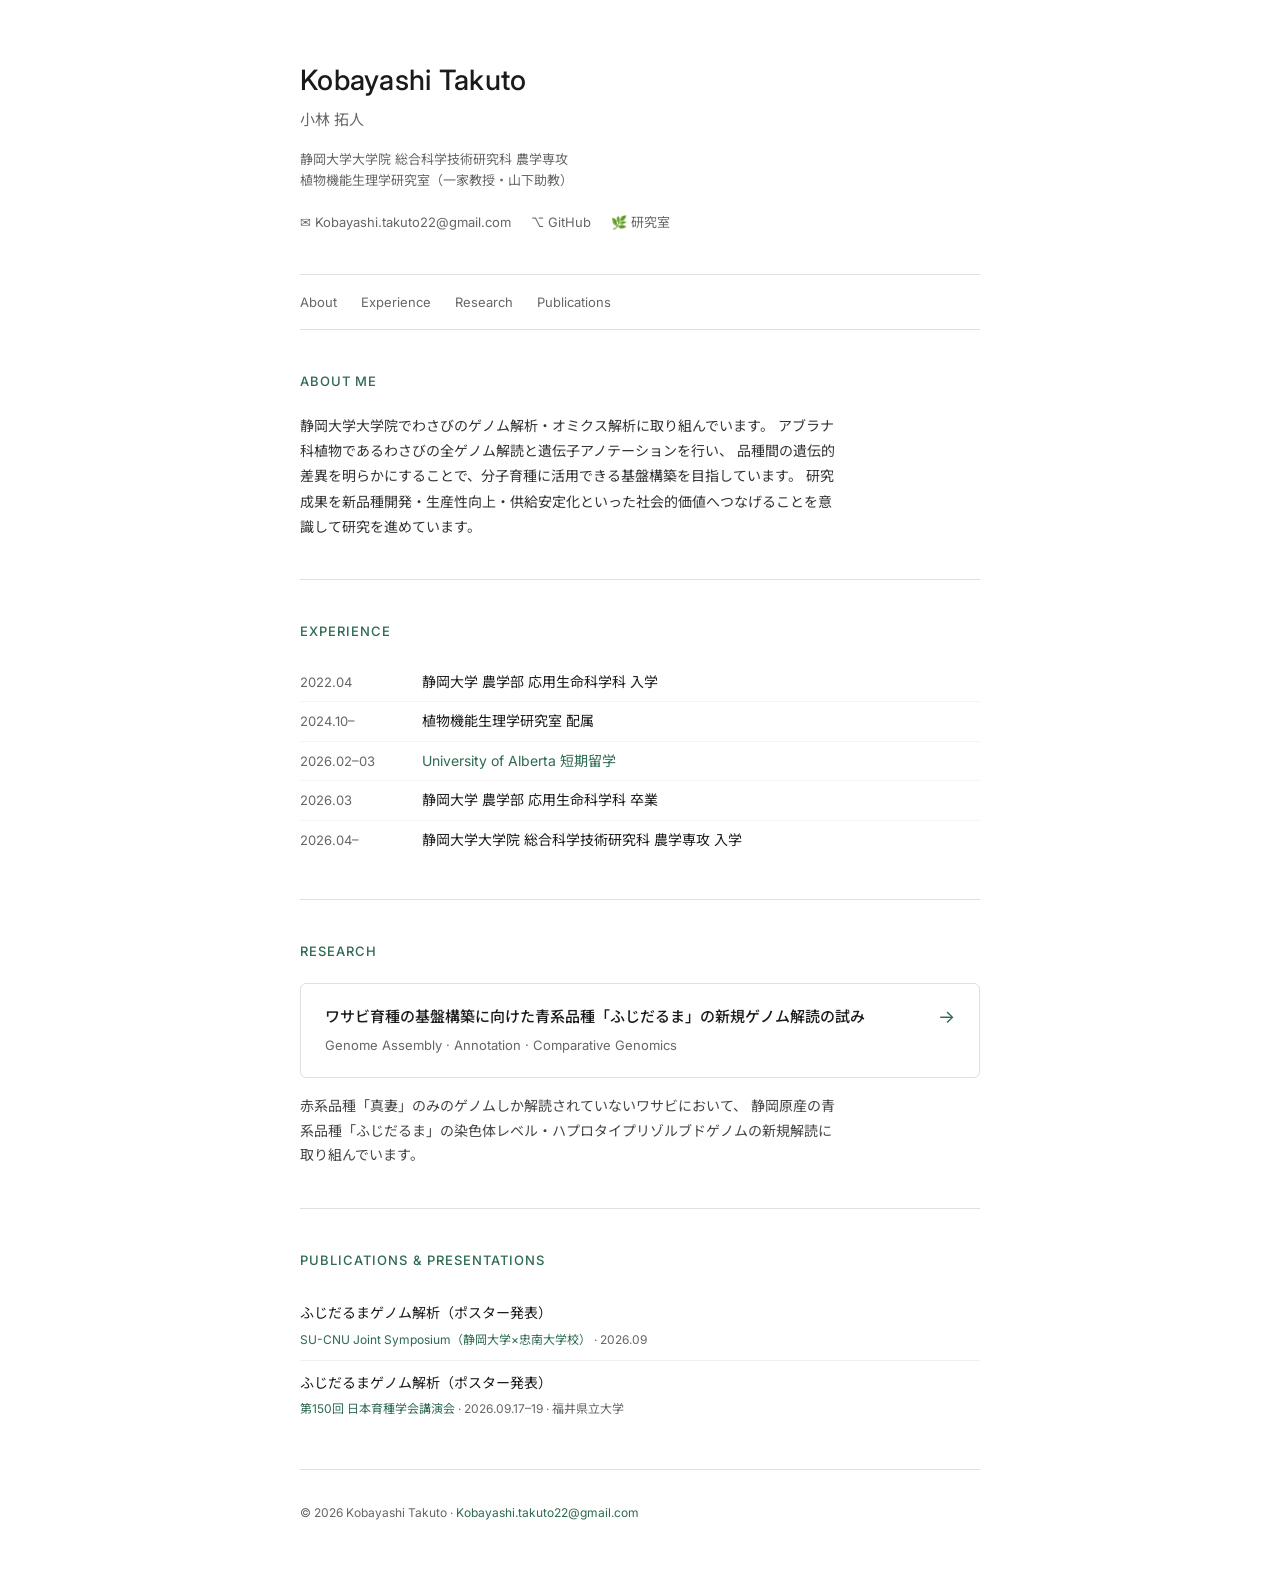
<file: index.html>
<!DOCTYPE html>
<html lang="ja">
<head>
  <meta charset="UTF-8">
  <meta name="viewport" content="width=device-width, initial-scale=1.0">
  <title>Kobayashi Takuto</title>
  <link rel="preconnect" href="https://fonts.googleapis.com">
  <link href="https://fonts.googleapis.com/css2?family=Inter:wght@300;400;500&family=Noto+Sans+JP:wght@300;400;500&display=swap" rel="stylesheet">
  <link rel="stylesheet" href="style.css">
</head>
<body>
<div class="wrap">

  <header>
    <div class="name-en">Kobayashi Takuto</div>
    <div class="name-ja">小林 拓人</div>
    <div class="affil">
      静岡大学大学院 総合科学技術研究科 農学専攻<br>
      植物機能生理学研究室（一家教授・山下助教）
    </div>
    <div class="links">
      <a href="mailto:Kobayashi.takuto22@gmail.com">✉ Kobayashi.takuto22@gmail.com</a>
      <a href="https://github.com/Tk1ey" target="_blank">⌥ GitHub</a>
      <a href="https://wwp.shizuoka.ac.jp/plantfuncphys/member/staff/" target="_blank">🌿 研究室</a>
    </div>
  </header>

  <nav>
    <a href="#about">About</a>
    <a href="#experience">Experience</a>
    <a href="#research">Research</a>
    <a href="#publications">Publications</a>
  </nav>

  <section id="about">
    <h2>About Me</h2>
    <p style="font-size:14px; color:#333; max-width:60ch; line-height:1.8;">
      静岡大学大学院でわさびのゲノム解析・オミクス解析に取り組んでいます。
      アブラナ科植物であるわさびの全ゲノム解読と遺伝子アノテーションを行い、
      品種間の遺伝的差異を明らかにすることで、分子育種に活用できる基盤構築を目指しています。
      研究成果を新品種開発・生産性向上・供給安定化といった社会的価値へつなげることを意識して研究を進めています。
    </p>
  </section>

  <section id="experience">
    <h2>Experience</h2>
    <ul class="timeline">
      <li>
        <time>2022.04</time>
        <span>静岡大学 農学部 応用生命科学科 入学</span>
      </li>
      <li>
        <time>2024.10–</time>
        <span>植物機能生理学研究室 配属</span>
      </li>
      <li>
        <time>2026.02–03</time>
        <span><a href="canada/index.html">University of Alberta 短期留学</a></span>
      </li>
      <li>
        <time>2026.03</time>
        <span>静岡大学 農学部 応用生命科学科 卒業</span>
      </li>
      <li>
        <time>2026.04–</time>
        <span>静岡大学大学院 総合科学技術研究科 農学専攻 入学</span>
      </li>
    </ul>
  </section>

  <section id="research">
    <h2>Research</h2>
    <a href="research/index.html" class="card-link">
      <div class="card">
        <span class="card-arrow">→</span>
        <div class="card-title">ワサビ育種の基盤構築に向けた青系品種「ふじだるま」の新規ゲノム解読の試み</div>
        <div class="card-meta">Genome Assembly · Annotation · Comparative Genomics</div>
      </div>
    </a>
    <p class="research-text" style="margin-top:16px;">
      赤系品種「真妻」のみのゲノムしか解読されていないワサビにおいて、
      静岡原産の青系品種「ふじだるま」の染色体レベル・ハプロタイプリゾルブドゲノムの新規解読に取り組んでいます。
    </p>
  </section>

  <section id="publications">
    <h2>Publications & Presentations</h2>
    <div class="pub">
      <div>ふじだるまゲノム解析（ポスター発表）</div>
      <div class="pub-meta"><a href="https://www.green.shizuoka.ac.jp" target="_blank">SU-CNU Joint Symposium（静岡大学×忠南大学校）</a> · 2026.09</div>
    </div>
    <div class="pub">
      <div>ふじだるまゲノム解析（ポスター発表）</div>
      <div class="pub-meta"><a href="https://jsbreeding.jp/meeting/150/" target="_blank">第150回 日本育種学会講演会</a> · 2026.09.17–19 · 福井県立大学</div>
    </div>
  </section>

  <footer>
    <p>© 2026 Kobayashi Takuto · <a href="mailto:Kobayashi.takuto22@gmail.com">Kobayashi.takuto22@gmail.com</a></p>
  </footer>

</div>
</body>
</html>
</file>
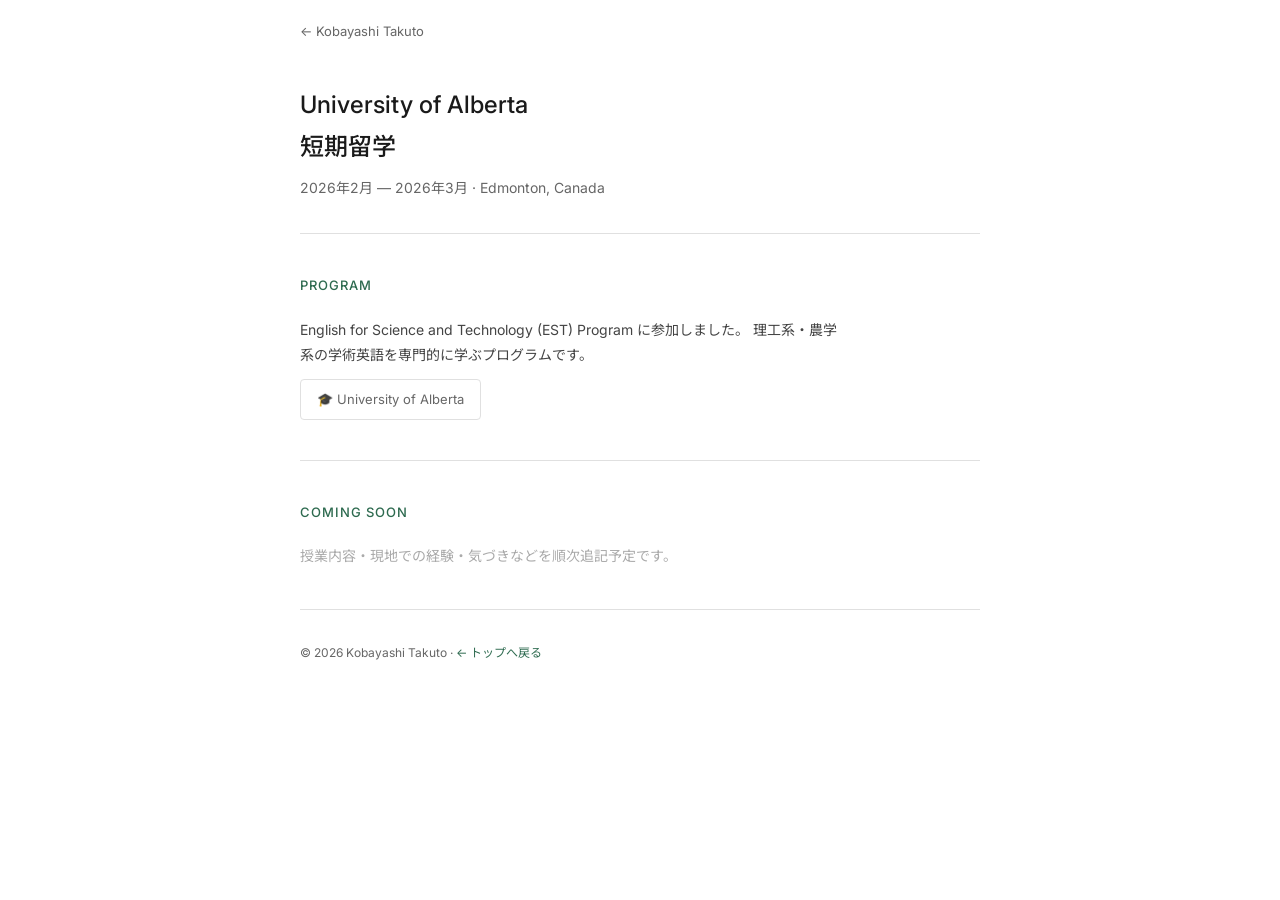
<file: canada/index.html>
<!DOCTYPE html>
<html lang="ja">
<head>
  <meta charset="UTF-8">
  <meta name="viewport" content="width=device-width, initial-scale=1.0">
  <title>University of Alberta — Kobayashi Takuto</title>
  <link rel="preconnect" href="https://fonts.googleapis.com">
  <link href="https://fonts.googleapis.com/css2?family=Inter:wght@300;400;500&family=Noto+Sans+JP:wght@300;400;500&display=swap" rel="stylesheet">
  <link rel="stylesheet" href="../style.css">
</head>
<body>
<div class="wrap">

  <a href="../index.html" class="back">← Kobayashi Takuto</a>

  <div class="detail-hero">
    <h1>University of Alberta<br>短期留学</h1>
    <div class="sub">2026年2月 — 2026年3月 · Edmonton, Canada</div>
  </div>

  <section>
    <h2>Program</h2>
    <p style="font-size:14px; color:#444; max-width:60ch; line-height:1.8;">
      English for Science and Technology (EST) Program に参加しました。
      理工系・農学系の学術英語を専門的に学ぶプログラムです。
    </p>
    <a class="btn" href="https://www.ualberta.ca/" target="_blank">
      🎓 University of Alberta
    </a>
  </section>

  <section>
    <h2>Coming Soon</h2>
    <p style="font-size:14px; color:#aaa; max-width:60ch; line-height:1.8;">
      授業内容・現地での経験・気づきなどを順次追記予定です。
    </p>
  </section>

  <footer>
    <p>© 2026 Kobayashi Takuto · <a href="../index.html">← トップへ戻る</a></p>
  </footer>

</div>
</body>
</html>
</file>
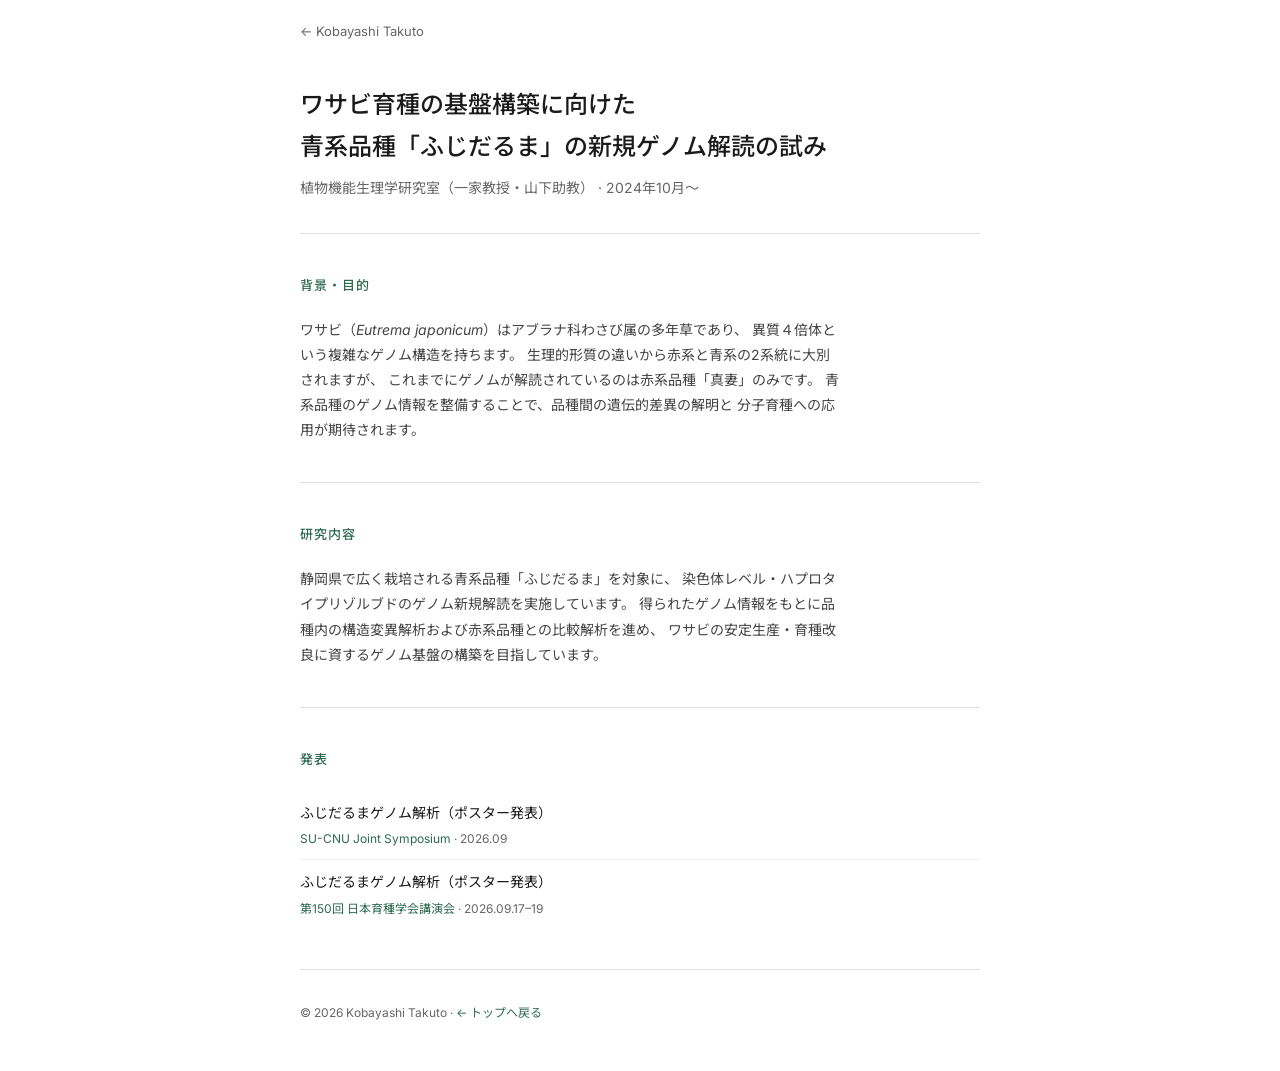
<file: research/index.html>
<!DOCTYPE html>
<html lang="ja">
<head>
  <meta charset="UTF-8">
  <meta name="viewport" content="width=device-width, initial-scale=1.0">
  <title>Research — Kobayashi Takuto</title>
  <link rel="preconnect" href="https://fonts.googleapis.com">
  <link href="https://fonts.googleapis.com/css2?family=Inter:wght@300;400;500&family=Noto+Sans+JP:wght@300;400;500&display=swap" rel="stylesheet">
  <link rel="stylesheet" href="../style.css">
</head>
<body>
<div class="wrap">

  <a href="../index.html" class="back">← Kobayashi Takuto</a>

  <div class="detail-hero">
    <h1>ワサビ育種の基盤構築に向けた<br>青系品種「ふじだるま」の新規ゲノム解読の試み</h1>
    <div class="sub">植物機能生理学研究室（一家教授・山下助教） · 2024年10月〜</div>
  </div>

  <section>
    <h2>背景・目的</h2>
    <p style="font-size:14px; color:#444; max-width:60ch; line-height:1.8;">
      ワサビ（<em>Eutrema japonicum</em>）はアブラナ科わさび属の多年草であり、
      異質４倍体という複雑なゲノム構造を持ちます。
      生理的形質の違いから赤系と青系の2系統に大別されますが、
      これまでにゲノムが解読されているのは赤系品種「真妻」のみです。
      青系品種のゲノム情報を整備することで、品種間の遺伝的差異の解明と
      分子育種への応用が期待されます。
    </p>
  </section>

  <section>
    <h2>研究内容</h2>
    <p style="font-size:14px; color:#444; max-width:60ch; line-height:1.8;">
      静岡県で広く栽培される青系品種「ふじだるま」を対象に、
      染色体レベル・ハプロタイプリゾルブドのゲノム新規解読を実施しています。
      得られたゲノム情報をもとに品種内の構造変異解析および赤系品種との比較解析を進め、
      ワサビの安定生産・育種改良に資するゲノム基盤の構築を目指しています。
    </p>
  </section>

  <section>
    <h2>発表</h2>
    <div class="pub">
      <div>ふじだるまゲノム解析（ポスター発表）</div>
      <div class="pub-meta"><a href="https://www.green.shizuoka.ac.jp" target="_blank">SU-CNU Joint Symposium</a> · 2026.09</div>
    </div>
    <div class="pub">
      <div>ふじだるまゲノム解析（ポスター発表）</div>
      <div class="pub-meta"><a href="https://jsbreeding.jp/meeting/150/" target="_blank">第150回 日本育種学会講演会</a> · 2026.09.17–19</div>
    </div>
  </section>

  <footer>
    <p>© 2026 Kobayashi Takuto · <a href="../index.html">← トップへ戻る</a></p>
  </footer>

</div>
</body>
</html>
</file>
<file: style.css>
*, *::before, *::after { box-sizing: border-box; margin: 0; padding: 0; }

:root {
  --green: #2D6A4F;
  --green-light: #52B788;
  --text: #1a1a1a;
  --muted: #666;
  --border: #e0e0e0;
  --bg: #ffffff;
  --max: 680px;
}

body {
  font-family: 'Inter', 'Noto Sans JP', sans-serif;
  font-size: 15px;
  line-height: 1.75;
  color: var(--text);
  background: var(--bg);
  padding: 0 24px;
}

a { color: var(--green); text-decoration: none; }
a:hover { text-decoration: underline; }

.wrap { max-width: var(--max); margin: 0 auto; }

/* Header */
header { padding: 56px 0 40px; border-bottom: 1px solid var(--border); }
.name-en { font-size: 28px; font-weight: 500; letter-spacing: 0.01em; margin-bottom: 2px; }
.name-ja { font-size: 15px; color: var(--muted); margin-bottom: 16px; }
.affil { font-size: 13px; color: var(--muted); line-height: 1.6; margin-bottom: 20px; }
.links { display: flex; gap: 20px; font-size: 13px; flex-wrap: wrap; }
.links a { color: var(--muted); display: flex; align-items: center; gap: 5px; }
.links a:hover { color: var(--green); text-decoration: none; }

/* Nav */
nav { padding: 16px 0; border-bottom: 1px solid var(--border); display: flex; gap: 24px; font-size: 13px; flex-wrap: wrap; }
nav a { color: var(--muted); }
nav a:hover { color: var(--green); text-decoration: none; }

/* Back link */
.back { display: inline-flex; align-items: center; gap: 6px; font-size: 13px; color: var(--muted); padding: 20px 0 0; }
.back:hover { color: var(--green); text-decoration: none; }

/* Section */
section { padding: 40px 0; border-bottom: 1px solid var(--border); }
h2 { font-size: 13px; font-weight: 500; text-transform: uppercase; letter-spacing: 0.08em; color: var(--green); margin-bottom: 20px; }
h3 { font-size: 17px; font-weight: 500; margin-bottom: 12px; }

/* Cards — clickable */
.card-link { display: block; text-decoration: none; color: inherit; }
.card {
  border: 1px solid var(--border);
  border-radius: 6px;
  padding: 20px 24px;
  margin-bottom: 12px;
  transition: border-color 0.15s;
}
.card:hover { border-color: var(--green); }
.card-title { font-size: 15px; font-weight: 500; margin-bottom: 4px; }
.card-meta { font-size: 13px; color: var(--muted); }
.card-arrow { float: right; color: var(--green); font-size: 18px; line-height: 1.4; }

/* Timeline */
.timeline { list-style: none; }
.timeline li { display: grid; grid-template-columns: 110px 1fr; gap: 12px; font-size: 14px; padding: 7px 0; border-bottom: 1px solid #f5f5f5; }
.timeline li:last-child { border-bottom: none; }
.timeline time { color: var(--muted); font-size: 13px; padding-top: 1px; white-space: nowrap; }
.timeline .tag { display: inline-block; font-size: 11px; background: #e8f5ee; color: var(--green); border-radius: 3px; padding: 1px 7px; margin-left: 8px; vertical-align: middle; }

/* Research */
.research-label { font-size: 11px; font-weight: 500; letter-spacing: 0.06em; color: var(--green-light); margin-bottom: 6px; margin-top: 20px; }
.research-text { font-size: 14px; color: #444; max-width: 60ch; line-height: 1.75; }

/* Skills */
.skill-group { margin-bottom: 16px; }
.skill-group-label { font-size: 12px; color: var(--muted); margin-bottom: 8px; }
.skill-list { display: flex; flex-wrap: wrap; gap: 8px; }
.skill-tag { font-size: 12px; border: 1px solid var(--border); border-radius: 3px; padding: 3px 10px; color: var(--muted); }

/* Detail page hero */
.detail-hero { padding: 40px 0 32px; border-bottom: 1px solid var(--border); }
.detail-hero h1 { font-size: 24px; font-weight: 500; margin-bottom: 8px; }
.detail-hero .sub { font-size: 14px; color: var(--muted); }

/* Award badge */
.award { display: inline-flex; align-items: center; gap: 6px; font-size: 13px; background: #fff8e1; color: #b45309; border: 1px solid #fde68a; border-radius: 4px; padding: 4px 12px; margin-top: 12px; }

/* External link button */
.btn { display: inline-flex; align-items: center; gap: 8px; font-size: 13px; border: 1px solid var(--border); border-radius: 4px; padding: 8px 16px; color: var(--muted); margin-top: 12px; margin-right: 8px; }
.btn:hover { border-color: var(--green); color: var(--green); text-decoration: none; }

/* Pub */
.pub { font-size: 14px; padding: 10px 0; border-bottom: 1px solid #f0f0f0; }
.pub:last-child { border-bottom: none; }
.pub-meta { font-size: 12px; color: var(--muted); margin-top: 3px; }

/* Footer */
footer { padding: 32px 0 48px; font-size: 12px; color: var(--muted); }

@media (max-width: 480px) {
  .name-en { font-size: 22px; }
  .timeline li { grid-template-columns: 85px 1fr; }
}
</file>
